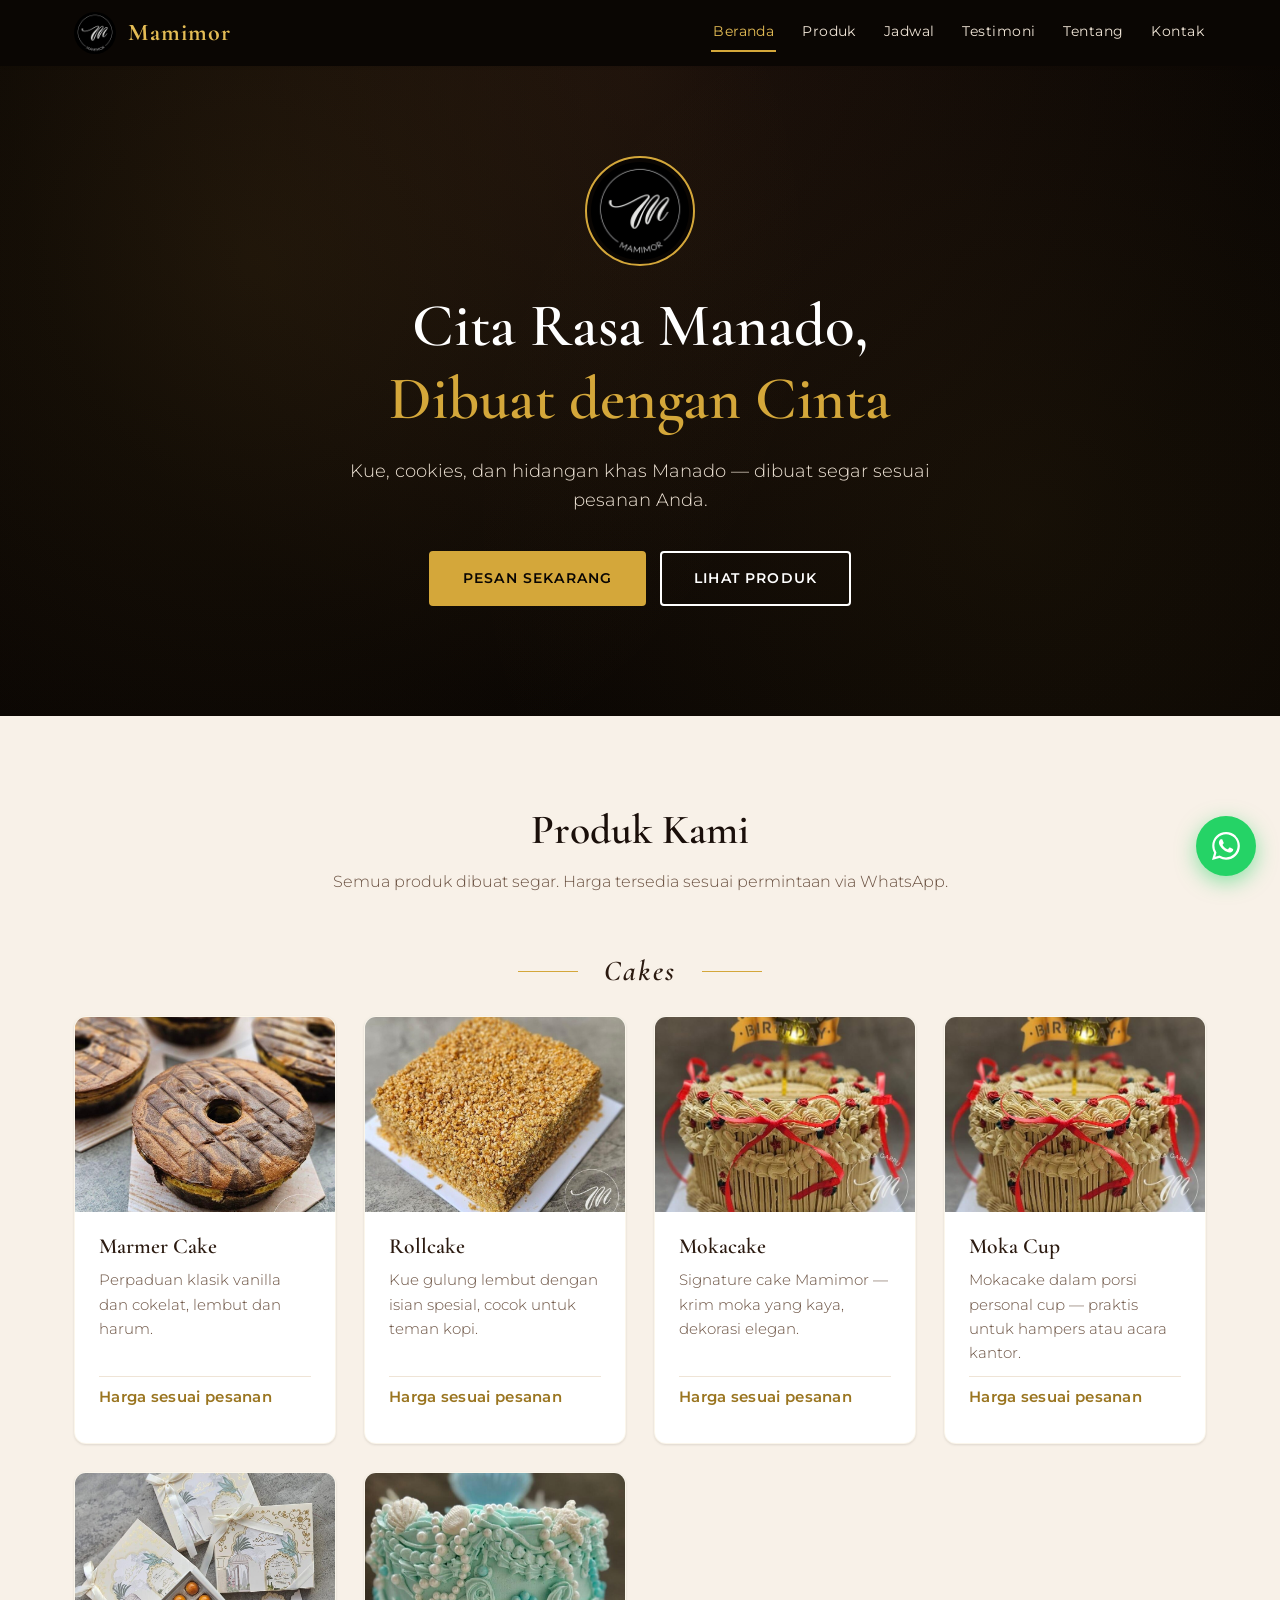
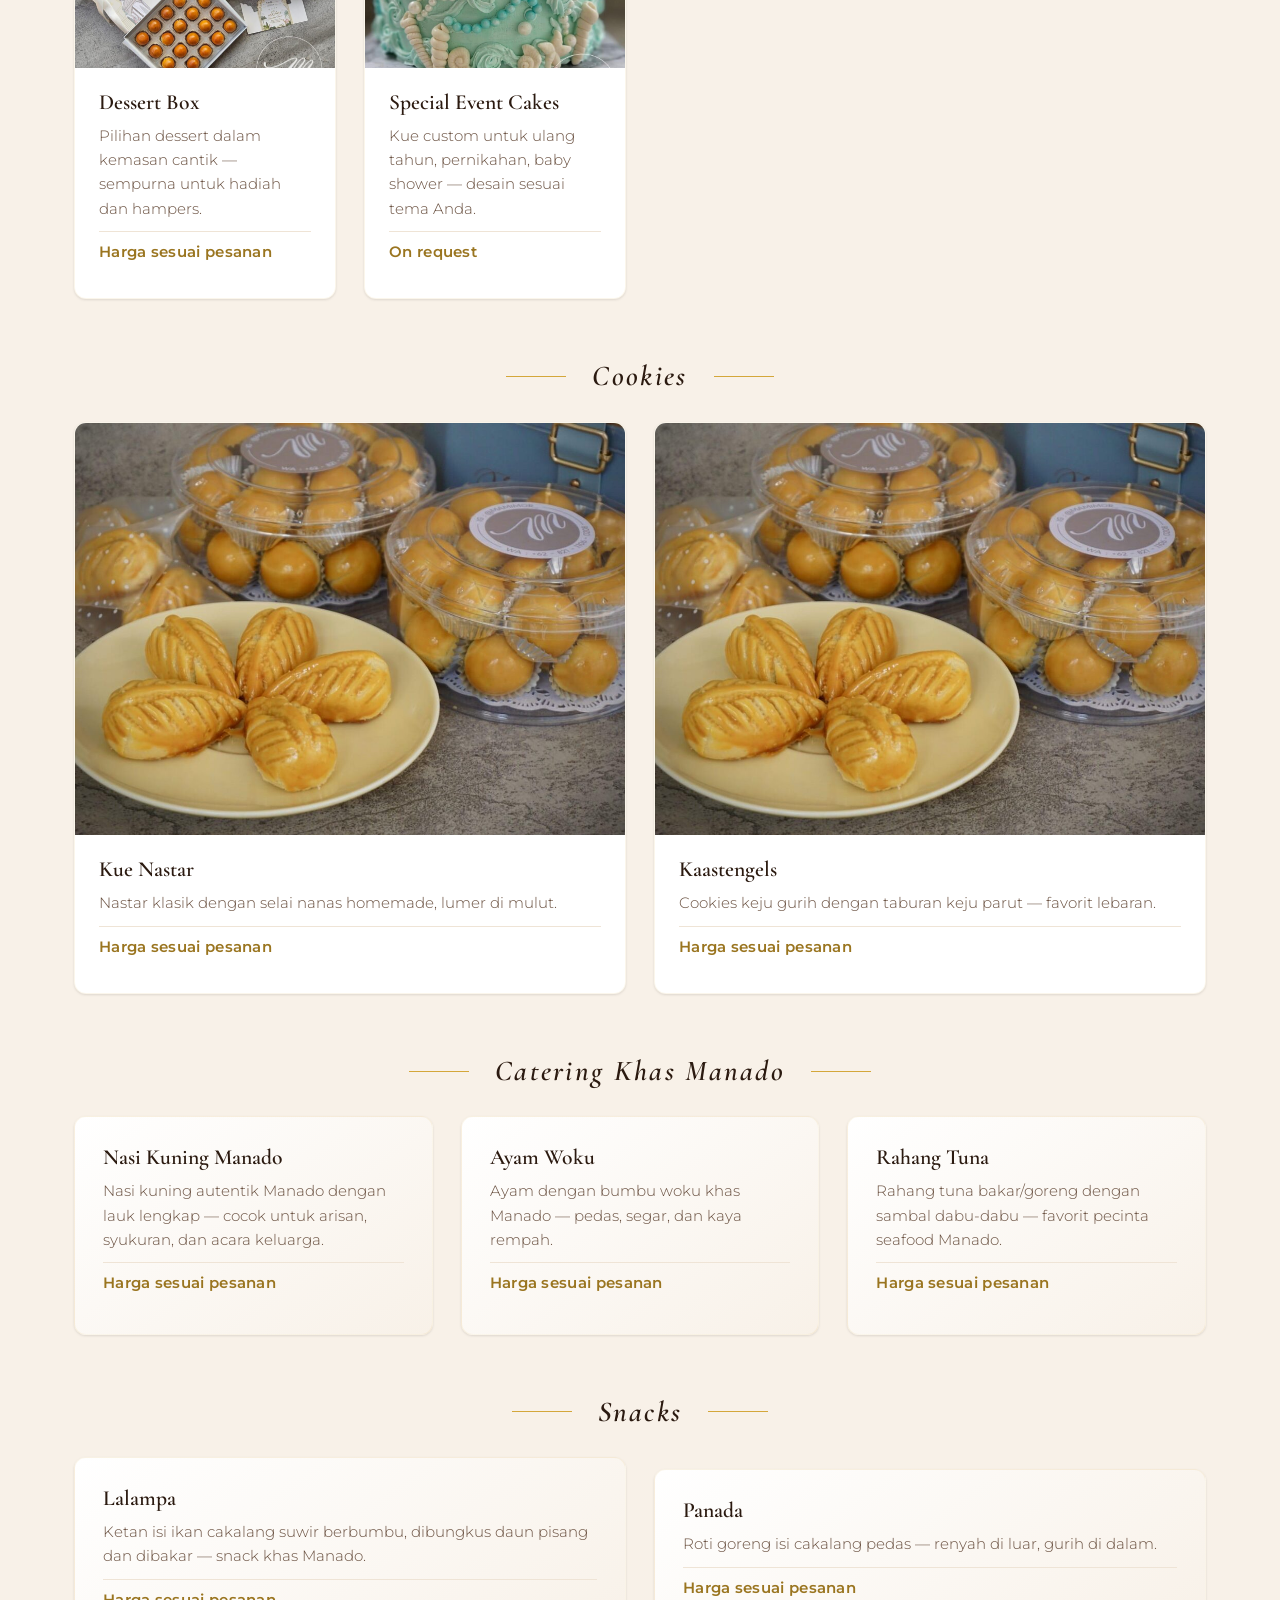
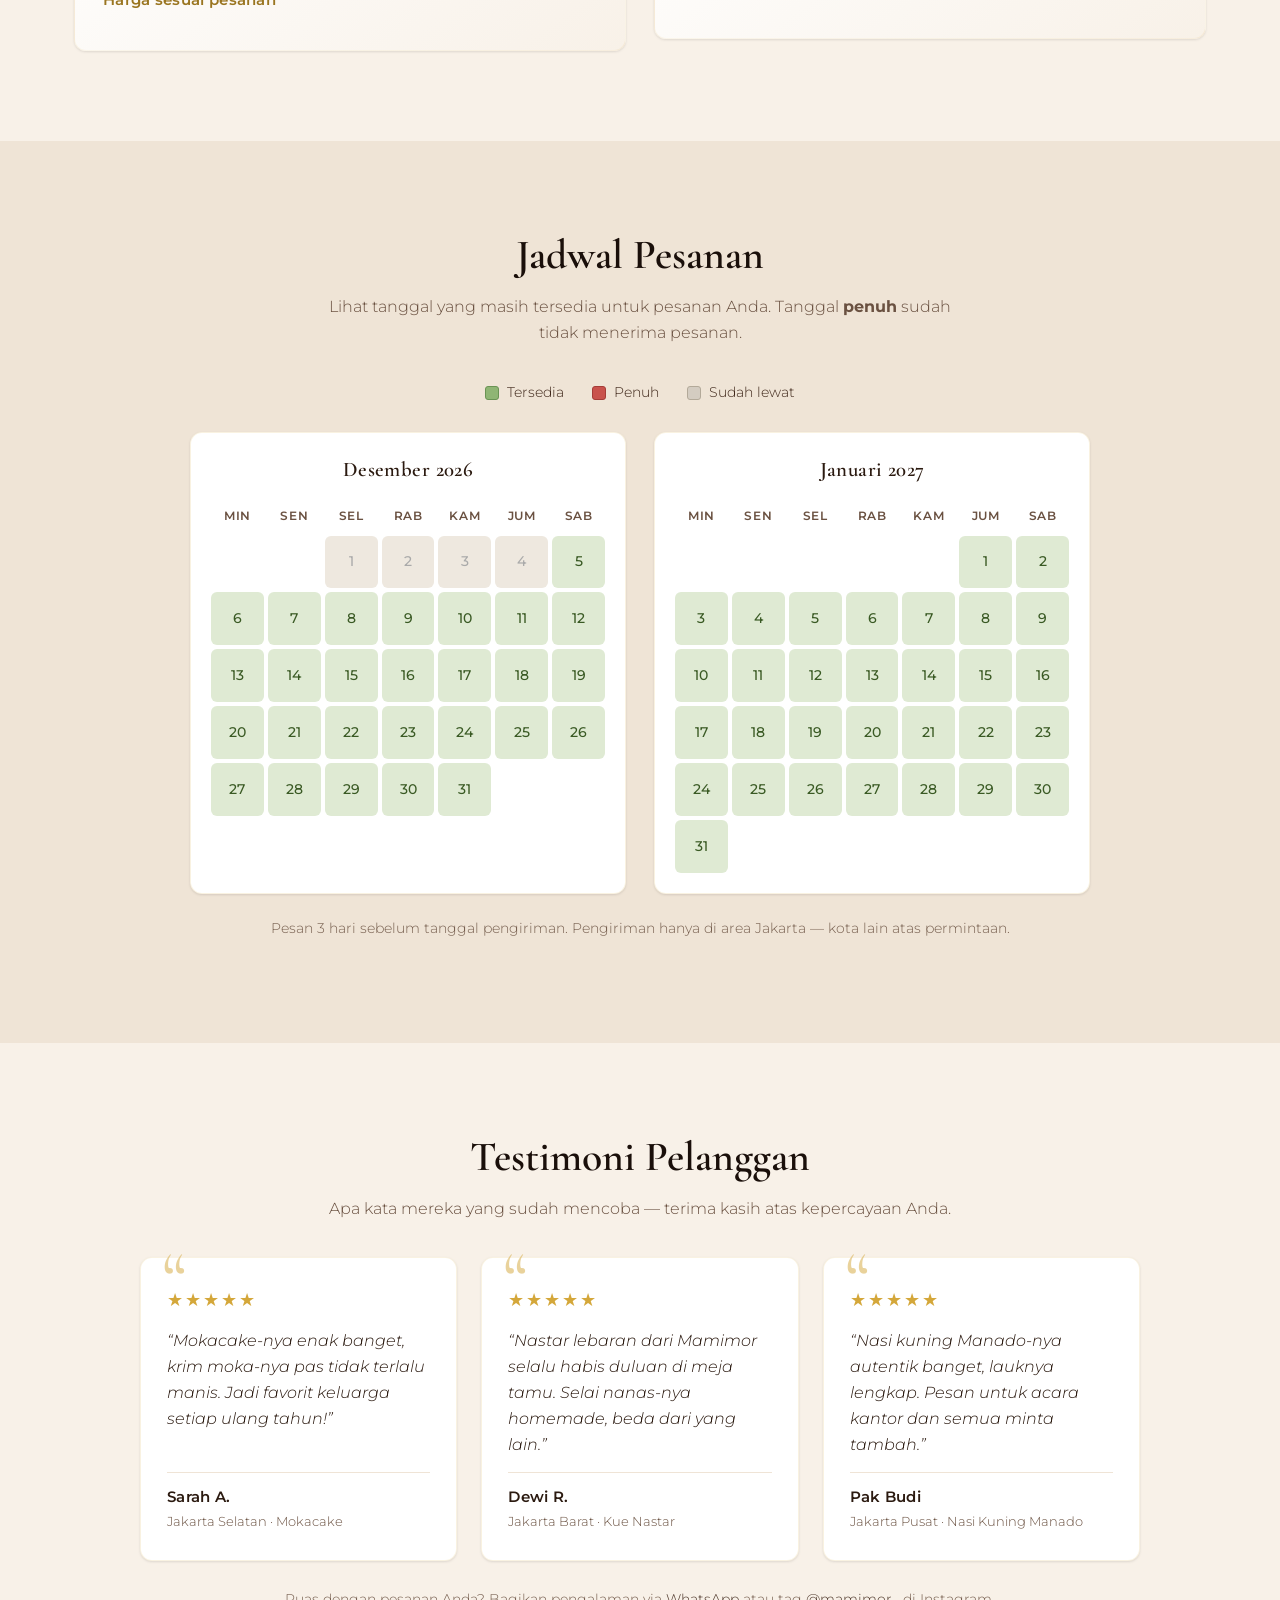
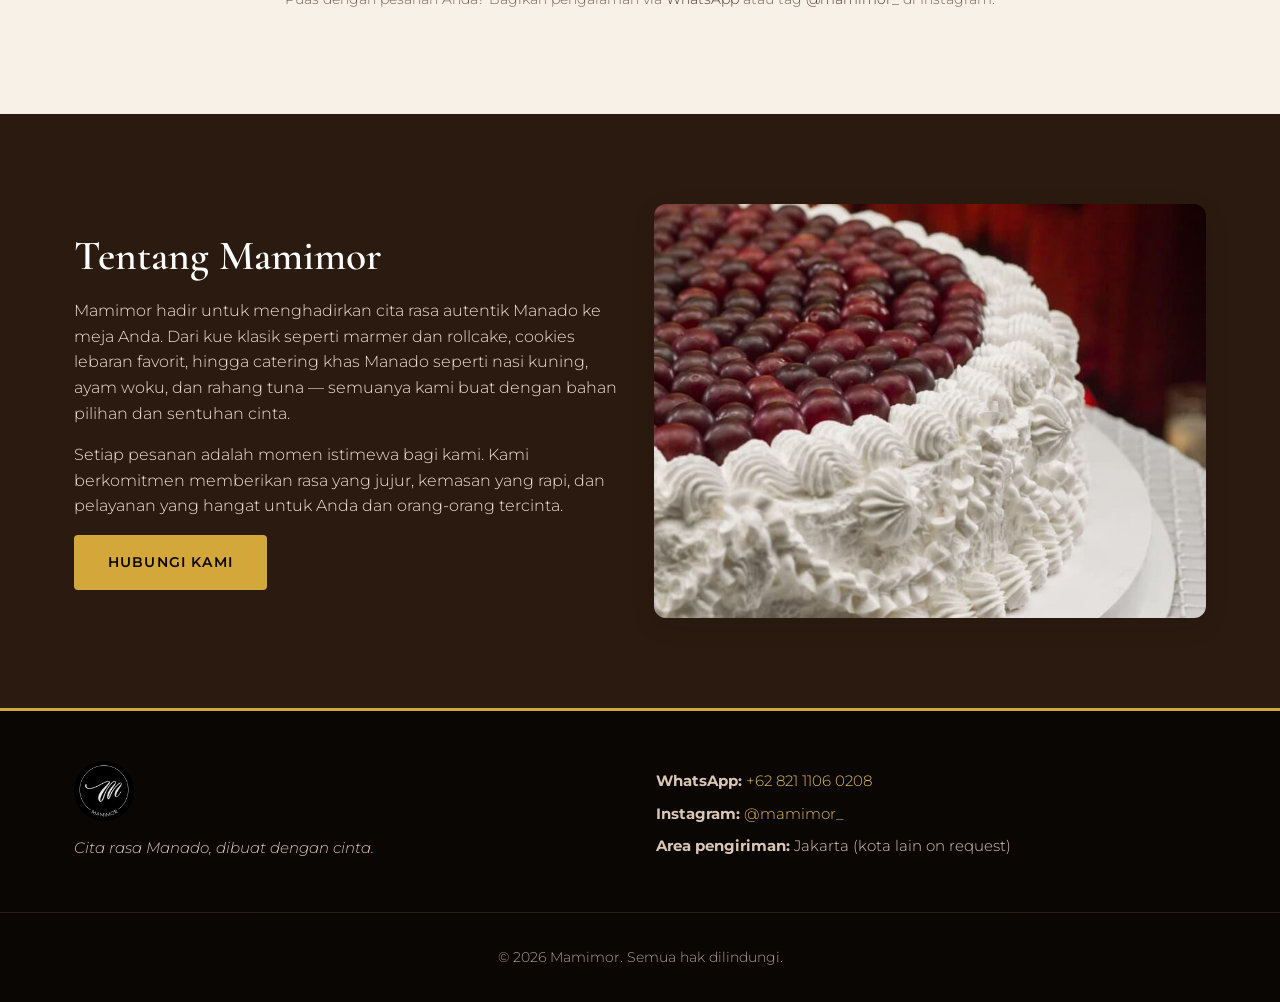
<file: index.html>
<!DOCTYPE html>
<html lang="id">
<head>
  <meta charset="UTF-8">
  <meta name="viewport" content="width=device-width, initial-scale=1.0">
  <title>Mamimor &mdash; Cita Rasa Manado Dibuat dengan Cinta</title>
  <meta name="description" content="Mamimor &mdash; kue, cookies, catering khas Manado. Pesan via WhatsApp.">
  <link rel="icon" type="image/png" href="assets/images/logo.png">
  <link rel="stylesheet" href="assets/style.css">
  <link rel="preconnect" href="https://fonts.googleapis.com">
  <link rel="preconnect" href="https://fonts.gstatic.com" crossorigin>
  <link href="https://fonts.googleapis.com/css2?family=Cormorant+Garamond:wght@400;600;700&family=Montserrat:wght@300;400;500;600&display=swap" rel="stylesheet">
</head>
<body>

  <!-- ============ NAVIGATION ============ -->
  <header class="site-header">
    <div class="container nav-wrap">
      <a href="index.html" class="brand">
        <img src="assets/images/logo.png" alt="Logo Mamimor">
        <span class="brand-name">Mamimor</span>
      </a>
      <nav class="main-nav">
        <a href="index.html" class="active">Beranda</a>
        <a href="#produk">Produk</a>
        <a href="#kalender">Jadwal</a>
        <a href="#testimoni">Testimoni</a>
        <a href="#tentang">Tentang</a>
        <a href="kontak.html">Kontak</a>
      </nav>
    </div>
  </header>

  <!-- ============ HERO ============ -->
  <section class="hero">
    <div class="container hero-inner">
      <img src="assets/images/logo.png" alt="" class="hero-logo">
      <h1>Cita Rasa Manado,<br><span class="gold">Dibuat dengan Cinta</span></h1>
      <p class="lead">Kue, cookies, dan hidangan khas Manado &mdash; dibuat segar sesuai pesanan Anda.</p>
      <div class="hero-cta">
        <a href="kontak.html" class="btn btn-primary">Pesan Sekarang</a>
        <a href="#produk" class="btn btn-outline">Lihat Produk</a>
      </div>
    </div>
  </section>

  <!-- ============ PRODUK ============ -->
  <section id="produk" class="section">
    <div class="container">
      <h2 class="section-title">Produk Kami</h2>
      <p class="section-sub">Semua produk dibuat segar. Harga tersedia sesuai permintaan via WhatsApp.</p>

      <!-- CAKES -->
      <h3 class="cat-title"><span>Cakes</span></h3>
      <div class="grid grid-3">
        <article class="card">
          <div class="card-img"><img src="assets/images/marmer-cake.jpg" alt="Marmer Cake"></div>
          <div class="card-body">
            <h3>Marmer Cake</h3>
            <p>Perpaduan klasik vanilla dan cokelat, lembut dan harum.</p>
            <p class="price">Harga sesuai pesanan</p>
          </div>
        </article>
        <article class="card">
          <div class="card-img"><img src="assets/images/rollcake.jpg" alt="Rollcake"></div>
          <div class="card-body">
            <h3>Rollcake</h3>
            <p>Kue gulung lembut dengan isian spesial, cocok untuk teman kopi.</p>
            <p class="price">Harga sesuai pesanan</p>
          </div>
        </article>
        <article class="card">
          <div class="card-img"><img src="assets/images/mokacake.jpg" alt="Mokacake"></div>
          <div class="card-body">
            <h3>Mokacake</h3>
            <p>Signature cake Mamimor &mdash; krim moka yang kaya, dekorasi elegan.</p>
            <p class="price">Harga sesuai pesanan</p>
          </div>
        </article>
        <article class="card">
          <div class="card-img"><img src="assets/images/mokacake.jpg" alt="Moka Cup"></div>
          <div class="card-body">
            <h3>Moka Cup</h3>
            <p>Mokacake dalam porsi personal cup &mdash; praktis untuk hampers atau acara kantor.</p>
            <p class="price">Harga sesuai pesanan</p>
          </div>
        </article>
        <article class="card">
          <div class="card-img"><img src="assets/images/dessert-box.jpg" alt="Dessert Box"></div>
          <div class="card-body">
            <h3>Dessert Box</h3>
            <p>Pilihan dessert dalam kemasan cantik &mdash; sempurna untuk hadiah dan hampers.</p>
            <p class="price">Harga sesuai pesanan</p>
          </div>
        </article>
        <article class="card">
          <div class="card-img"><img src="assets/images/special-cake.jpg" alt="Special Event Cake"></div>
          <div class="card-body">
            <h3>Special Event Cakes</h3>
            <p>Kue custom untuk ulang tahun, pernikahan, baby shower &mdash; desain sesuai tema Anda.</p>
            <p class="price">On request</p>
          </div>
        </article>
      </div>

      <!-- COOKIES -->
      <h3 class="cat-title"><span>Cookies</span></h3>
      <div class="grid grid-2">
        <article class="card">
          <div class="card-img"><img src="assets/images/cookies.jpg" alt="Kue Nastar"></div>
          <div class="card-body">
            <h3>Kue Nastar</h3>
            <p>Nastar klasik dengan selai nanas homemade, lumer di mulut.</p>
            <p class="price">Harga sesuai pesanan</p>
          </div>
        </article>
        <article class="card">
          <div class="card-img"><img src="assets/images/cookies.jpg" alt="Kaastengels"></div>
          <div class="card-body">
            <h3>Kaastengels</h3>
            <p>Cookies keju gurih dengan taburan keju parut &mdash; favorit lebaran.</p>
            <p class="price">Harga sesuai pesanan</p>
          </div>
        </article>
      </div>

      <!-- CATERING MANADO -->
      <h3 class="cat-title"><span>Catering Khas Manado</span></h3>
      <div class="grid grid-3">
        <article class="card card-text">
          <div class="card-body">
            <h3>Nasi Kuning Manado</h3>
            <p>Nasi kuning autentik Manado dengan lauk lengkap &mdash; cocok untuk arisan, syukuran, dan acara keluarga.</p>
            <p class="price">Harga sesuai pesanan</p>
          </div>
        </article>
        <article class="card card-text">
          <div class="card-body">
            <h3>Ayam Woku</h3>
            <p>Ayam dengan bumbu woku khas Manado &mdash; pedas, segar, dan kaya rempah.</p>
            <p class="price">Harga sesuai pesanan</p>
          </div>
        </article>
        <article class="card card-text">
          <div class="card-body">
            <h3>Rahang Tuna</h3>
            <p>Rahang tuna bakar/goreng dengan sambal dabu-dabu &mdash; favorit pecinta seafood Manado.</p>
            <p class="price">Harga sesuai pesanan</p>
          </div>
        </article>
      </div>

      <!-- SNACKS -->
      <h3 class="cat-title"><span>Snacks</span></h3>
      <div class="grid grid-2">
        <article class="card card-text">
          <div class="card-body">
            <h3>Lalampa</h3>
            <p>Ketan isi ikan cakalang suwir berbumbu, dibungkus daun pisang dan dibakar &mdash; snack khas Manado.</p>
            <p class="price">Harga sesuai pesanan</p>
          </div>
        </article>
        <article class="card card-text">
          <div class="card-body">
            <h3>Panada</h3>
            <p>Roti goreng isi cakalang pedas &mdash; renyah di luar, gurih di dalam.</p>
            <p class="price">Harga sesuai pesanan</p>
          </div>
        </article>
      </div>
    </div>
  </section>

  <!-- ============ KALENDER ============ -->
  <section id="kalender" class="section section-light">
    <div class="container">
      <h2 class="section-title">Jadwal Pesanan</h2>
      <p class="section-sub">Lihat tanggal yang masih tersedia untuk pesanan Anda. Tanggal <strong>penuh</strong> sudah tidak menerima pesanan.</p>

      <div class="calendar-legend">
        <span><span class="dot dot-free"></span> Tersedia</span>
        <span><span class="dot dot-full"></span> Penuh</span>
        <span><span class="dot dot-past"></span> Sudah lewat</span>
      </div>

      <div id="calendar" class="calendar-wrap"></div>

      <p class="small center muted">Pesan 3 hari sebelum tanggal pengiriman. Pengiriman hanya di area Jakarta &mdash; kota lain atas permintaan.</p>
    </div>
  </section>

  <!-- ============ TESTIMONI ============ -->
  <section id="testimoni" class="section">
    <div class="container">
      <h2 class="section-title">Testimoni Pelanggan</h2>
      <p class="section-sub">Apa kata mereka yang sudah mencoba &mdash; terima kasih atas kepercayaan Anda.</p>

      <div id="testimoni-list" class="testimoni-grid"></div>

      <p class="small center muted" style="margin-top:28px">
        Puas dengan pesanan Anda? Bagikan pengalaman via
        <a href="https://wa.me/6282111060208?text=Halo%20Mamimor%2C%20saya%20ingin%20memberi%20testimoni" target="_blank" rel="noopener">WhatsApp</a>
        atau tag <a href="https://instagram.com/mamimor_" target="_blank" rel="noopener">@mamimor_</a> di Instagram.
      </p>
    </div>
  </section>

  <!-- ============ TENTANG ============ -->
  <section id="tentang" class="section section-dark">
    <div class="container grid grid-2">
      <div>
        <h2 class="section-title">Tentang Mamimor</h2>
        <p>Mamimor hadir untuk menghadirkan cita rasa autentik Manado ke meja Anda. Dari kue klasik seperti marmer dan rollcake, cookies lebaran favorit, hingga catering khas Manado seperti nasi kuning, ayam woku, dan rahang tuna &mdash; semuanya kami buat dengan bahan pilihan dan sentuhan cinta.</p>
        <p>Setiap pesanan adalah momen istimewa bagi kami. Kami berkomitmen memberikan rasa yang jujur, kemasan yang rapi, dan pelayanan yang hangat untuk Anda dan orang-orang tercinta.</p>
        <a href="kontak.html" class="btn btn-primary">Hubungi Kami</a>
      </div>
      <div class="about-img">
        <img src="assets/images/dessert-cherry.jpg" alt="Mamimor cake">
      </div>
    </div>
  </section>

  <!-- ============ FLOATING WHATSAPP ============ -->
  <a href="https://wa.me/6282111060208?text=Halo%20Mamimor%2C%20saya%20tertarik%20untuk%20memesan"
     class="wa-float" target="_blank" rel="noopener" aria-label="Chat WhatsApp">
    <svg viewBox="0 0 24 24" width="28" height="28" fill="currentColor" aria-hidden="true">
      <path d="M20.52 3.48A11.9 11.9 0 0012.04 0C5.5 0 .2 5.3.2 11.84c0 2.09.55 4.13 1.6 5.93L0 24l6.37-1.67a11.83 11.83 0 005.67 1.44h.01c6.54 0 11.84-5.3 11.84-11.84 0-3.16-1.23-6.13-3.47-8.37zM12.04 21.8h-.01a9.95 9.95 0 01-5.07-1.39l-.36-.21-3.78.99 1.01-3.69-.24-.38a9.94 9.94 0 01-1.53-5.28c0-5.48 4.46-9.94 9.95-9.94 2.66 0 5.15 1.04 7.03 2.92a9.88 9.88 0 012.91 7.03c0 5.49-4.46 9.95-9.91 9.95zm5.46-7.44c-.3-.15-1.77-.87-2.04-.97-.28-.1-.48-.15-.68.15-.2.3-.78.97-.95 1.17-.18.2-.35.22-.65.07-.3-.15-1.26-.47-2.4-1.48-.89-.79-1.49-1.77-1.66-2.07-.17-.3-.02-.46.13-.61.14-.14.3-.35.45-.52.15-.17.2-.3.3-.5.1-.2.05-.37-.02-.52-.08-.15-.68-1.64-.93-2.24-.24-.59-.49-.51-.68-.52l-.58-.01c-.2 0-.52.07-.8.37s-1.05 1.03-1.05 2.5 1.08 2.9 1.23 3.1c.15.2 2.12 3.24 5.14 4.54.72.31 1.28.5 1.72.63.72.23 1.38.2 1.9.12.58-.09 1.77-.72 2.02-1.42.25-.7.25-1.3.18-1.42-.07-.12-.27-.2-.57-.35z"/>
    </svg>
  </a>

  <!-- ============ FOOTER ============ -->
  <footer class="site-footer">
    <div class="container footer-inner">
      <div class="footer-brand">
        <img src="assets/images/logo.png" alt="Mamimor" class="footer-logo">
        <p>Cita rasa Manado, dibuat dengan cinta.</p>
      </div>
      <div class="footer-contact">
        <p><strong>WhatsApp:</strong> <a href="https://wa.me/6282111060208" target="_blank" rel="noopener">+62 821 1106 0208</a></p>
        <p><strong>Instagram:</strong> <a href="https://instagram.com/mamimor_" target="_blank" rel="noopener">@mamimor_</a></p>
        <p><strong>Area pengiriman:</strong> Jakarta (kota lain on request)</p>
      </div>
    </div>
    <div class="footer-bottom">
      <p>&copy; <span id="year"></span> Mamimor. Semua hak dilindungi.</p>
    </div>
  </footer>

  <script src="assets/kalender-data.js"></script>
  <script src="assets/calendar.js"></script>
  <script src="assets/testimoni-data.js"></script>
  <script src="assets/testimoni.js"></script>
  <script>document.getElementById('year').textContent = new Date().getFullYear();</script>
</body>
</html>
</file>
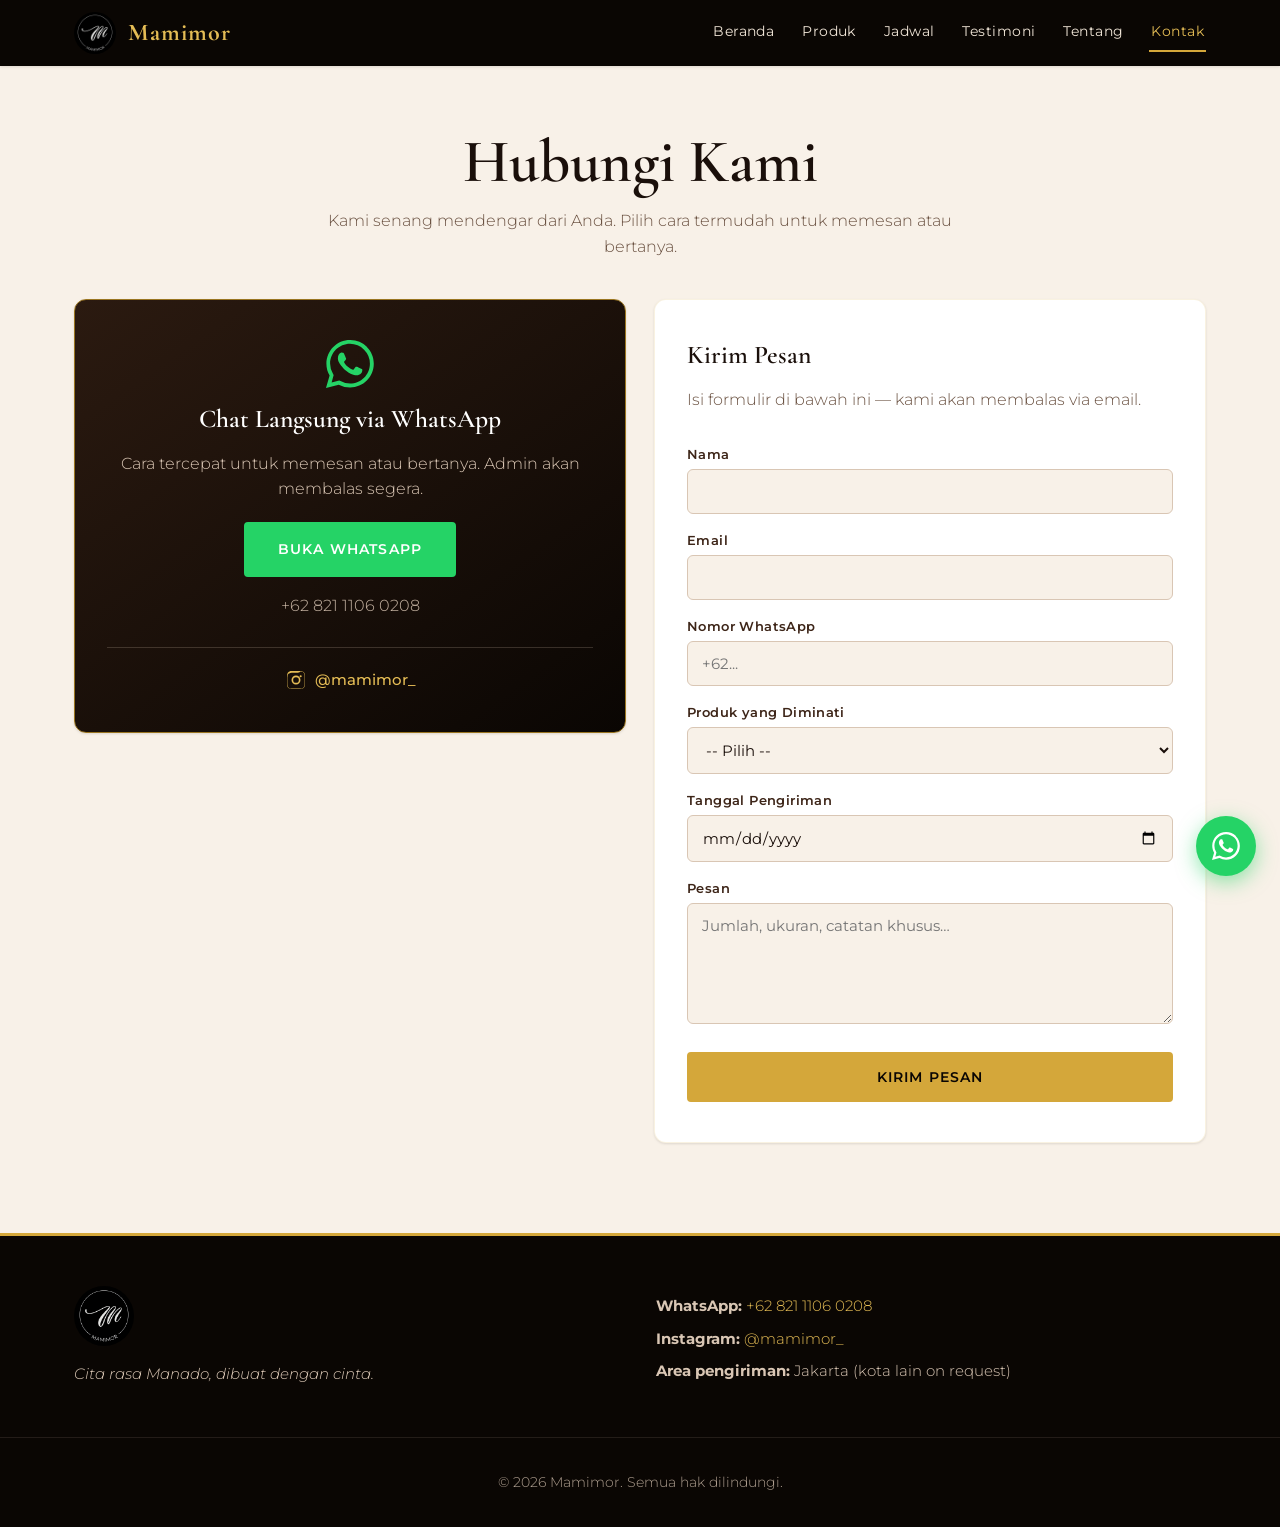
<file: kontak.html>
<!DOCTYPE html>
<html lang="id">
<head>
  <meta charset="UTF-8">
  <meta name="viewport" content="width=device-width, initial-scale=1.0">
  <title>Kontak &mdash; Mamimor</title>
  <meta name="description" content="Hubungi Mamimor via WhatsApp atau formulir pesan.">
  <link rel="icon" type="image/png" href="assets/images/logo.png">
  <link rel="stylesheet" href="assets/style.css">
  <link rel="preconnect" href="https://fonts.googleapis.com">
  <link rel="preconnect" href="https://fonts.gstatic.com" crossorigin>
  <link href="https://fonts.googleapis.com/css2?family=Cormorant+Garamond:wght@400;600;700&family=Montserrat:wght@300;400;500;600&display=swap" rel="stylesheet">
</head>
<body>

  <header class="site-header">
    <div class="container nav-wrap">
      <a href="index.html" class="brand">
        <img src="assets/images/logo.png" alt="Logo Mamimor">
        <span class="brand-name">Mamimor</span>
      </a>
      <nav class="main-nav">
        <a href="index.html">Beranda</a>
        <a href="index.html#produk">Produk</a>
        <a href="index.html#kalender">Jadwal</a>
        <a href="index.html#testimoni">Testimoni</a>
        <a href="index.html#tentang">Tentang</a>
        <a href="kontak.html" class="active">Kontak</a>
      </nav>
    </div>
  </header>

  <section class="section section-top">
    <div class="container">
      <h1 class="page-title">Hubungi Kami</h1>
      <p class="section-sub">Kami senang mendengar dari Anda. Pilih cara termudah untuk memesan atau bertanya.</p>

      <div class="grid grid-2 contact-grid">

        <!-- WhatsApp Card -->
        <div class="contact-card wa-card">
          <div class="wa-icon">
            <svg viewBox="0 0 24 24" width="48" height="48" fill="currentColor" aria-hidden="true">
              <path d="M20.52 3.48A11.9 11.9 0 0012.04 0C5.5 0 .2 5.3.2 11.84c0 2.09.55 4.13 1.6 5.93L0 24l6.37-1.67a11.83 11.83 0 005.67 1.44h.01c6.54 0 11.84-5.3 11.84-11.84 0-3.16-1.23-6.13-3.47-8.37zM12.04 21.8h-.01a9.95 9.95 0 01-5.07-1.39l-.36-.21-3.78.99 1.01-3.69-.24-.38a9.94 9.94 0 01-1.53-5.28c0-5.48 4.46-9.94 9.95-9.94 2.66 0 5.15 1.04 7.03 2.92a9.88 9.88 0 012.91 7.03c0 5.49-4.46 9.95-9.91 9.95zm5.46-7.44c-.3-.15-1.77-.87-2.04-.97-.28-.1-.48-.15-.68.15-.2.3-.78.97-.95 1.17-.18.2-.35.22-.65.07-.3-.15-1.26-.47-2.4-1.48-.89-.79-1.49-1.77-1.66-2.07-.17-.3-.02-.46.13-.61.14-.14.3-.35.45-.52.15-.17.2-.3.3-.5.1-.2.05-.37-.02-.52-.08-.15-.68-1.64-.93-2.24-.24-.59-.49-.51-.68-.52l-.58-.01c-.2 0-.52.07-.8.37s-1.05 1.03-1.05 2.5 1.08 2.9 1.23 3.1c.15.2 2.12 3.24 5.14 4.54.72.31 1.28.5 1.72.63.72.23 1.38.2 1.9.12.58-.09 1.77-.72 2.02-1.42.25-.7.25-1.3.18-1.42-.07-.12-.27-.2-.57-.35z"/>
            </svg>
          </div>
          <h2>Chat Langsung via WhatsApp</h2>
          <p>Cara tercepat untuk memesan atau bertanya. Admin akan membalas segera.</p>
          <a href="https://wa.me/6282111060208?text=Halo%20Mamimor%2C%20saya%20tertarik%20untuk%20memesan"
             class="btn btn-wa" target="_blank" rel="noopener">
             Buka WhatsApp
          </a>
          <p class="small muted">+62 821 1106 0208</p>

          <div class="social-links">
            <a href="https://instagram.com/mamimor_" target="_blank" rel="noopener" aria-label="Instagram Mamimor">
              <svg viewBox="0 0 24 24" width="22" height="22" fill="currentColor" aria-hidden="true">
                <path d="M12 2.2c3.2 0 3.6 0 4.8.1 1.2.1 1.8.2 2.2.4.6.2 1 .5 1.4.9.4.4.7.8.9 1.4.2.4.4 1 .4 2.2.1 1.2.1 1.6.1 4.8s0 3.6-.1 4.8c-.1 1.2-.2 1.8-.4 2.2-.2.6-.5 1-.9 1.4-.4.4-.8.7-1.4.9-.4.2-1 .4-2.2.4-1.2.1-1.6.1-4.8.1s-3.6 0-4.8-.1c-1.2-.1-1.8-.2-2.2-.4-.6-.2-1-.5-1.4-.9-.4-.4-.7-.8-.9-1.4-.2-.4-.4-1-.4-2.2C2.2 15.6 2.2 15.2 2.2 12s0-3.6.1-4.8c.1-1.2.2-1.8.4-2.2.2-.6.5-1 .9-1.4.4-.4.8-.7 1.4-.9.4-.2 1-.4 2.2-.4C8.4 2.2 8.8 2.2 12 2.2zm0 1.8c-3.2 0-3.5 0-4.7.1-1.1.1-1.7.2-2.1.4-.5.2-.9.4-1.3.8-.4.4-.6.8-.8 1.3-.2.4-.3 1-.4 2.1C2.6 8.5 2.6 8.8 2.6 12s0 3.5.1 4.7c.1 1.1.2 1.7.4 2.1.2.5.4.9.8 1.3.4.4.8.6 1.3.8.4.2 1 .3 2.1.4 1.2.1 1.5.1 4.7.1s3.5 0 4.7-.1c1.1-.1 1.7-.2 2.1-.4.5-.2.9-.4 1.3-.8.4-.4.6-.8.8-1.3.2-.4.3-1 .4-2.1.1-1.2.1-1.5.1-4.7s0-3.5-.1-4.7c-.1-1.1-.2-1.7-.4-2.1-.2-.5-.4-.9-.8-1.3-.4-.4-.8-.6-1.3-.8-.4-.2-1-.3-2.1-.4C15.5 4 15.2 4 12 4zm0 3.1a4.9 4.9 0 110 9.8 4.9 4.9 0 010-9.8zm0 1.8a3.1 3.1 0 100 6.2 3.1 3.1 0 000-6.2zm5.1-2.1a1.15 1.15 0 110 2.3 1.15 1.15 0 010-2.3z"/>
              </svg>
              @mamimor_
            </a>
          </div>
        </div>

        <!-- Form Card -->
        <div class="contact-card">
          <h2>Kirim Pesan</h2>
          <p>Isi formulir di bawah ini &mdash; kami akan membalas via email.</p>

          <!--
            CATATAN: Ganti "YOUR_FORM_ID" dengan ID dari Formspree (formspree.io)
            setelah mendaftar gratis. GitHub Pages tidak memproses formulir sendiri.
          -->
          <form action="https://formspree.io/f/moejroop" method="POST" class="contact-form">
            <label for="nama">Nama</label>
            <input type="text" id="nama" name="nama" required>

            <label for="email">Email</label>
            <input type="email" id="email" name="email" required>

            <label for="telp">Nomor WhatsApp</label>
            <input type="tel" id="telp" name="telepon" placeholder="+62...">

            <label for="produk">Produk yang Diminati</label>
            <select id="produk" name="produk">
              <option value="">-- Pilih --</option>
              <optgroup label="Cakes">
                <option>Marmer Cake</option>
                <option>Rollcake</option>
                <option>Mokacake</option>
                <option>Moka Cup</option>
                <option>Dessert Box</option>
                <option>Special Event Cake</option>
              </optgroup>
              <optgroup label="Cookies">
                <option>Kue Nastar</option>
                <option>Kaastengels</option>
              </optgroup>
              <optgroup label="Catering Manado">
                <option>Nasi Kuning Manado</option>
                <option>Ayam Woku</option>
                <option>Rahang Tuna</option>
              </optgroup>
              <optgroup label="Snacks">
                <option>Lalampa</option>
                <option>Panada</option>
              </optgroup>
              <option>Lainnya</option>
            </select>

            <label for="tanggal">Tanggal Pengiriman</label>
            <input type="date" id="tanggal" name="tanggal_pengiriman">

            <label for="pesan">Pesan</label>
            <textarea id="pesan" name="pesan" rows="5" required placeholder="Jumlah, ukuran, catatan khusus&hellip;"></textarea>

            <button type="submit" class="btn btn-primary btn-block">Kirim Pesan</button>
          </form>
        </div>

      </div>
    </div>
  </section>

  <a href="https://wa.me/6282111060208?text=Halo%20Mamimor%2C%20saya%20tertarik%20untuk%20memesan"
     class="wa-float" target="_blank" rel="noopener" aria-label="Chat WhatsApp">
    <svg viewBox="0 0 24 24" width="28" height="28" fill="currentColor" aria-hidden="true">
      <path d="M20.52 3.48A11.9 11.9 0 0012.04 0C5.5 0 .2 5.3.2 11.84c0 2.09.55 4.13 1.6 5.93L0 24l6.37-1.67a11.83 11.83 0 005.67 1.44h.01c6.54 0 11.84-5.3 11.84-11.84 0-3.16-1.23-6.13-3.47-8.37zM12.04 21.8h-.01a9.95 9.95 0 01-5.07-1.39l-.36-.21-3.78.99 1.01-3.69-.24-.38a9.94 9.94 0 01-1.53-5.28c0-5.48 4.46-9.94 9.95-9.94 2.66 0 5.15 1.04 7.03 2.92a9.88 9.88 0 012.91 7.03c0 5.49-4.46 9.95-9.91 9.95zm5.46-7.44c-.3-.15-1.77-.87-2.04-.97-.28-.1-.48-.15-.68.15-.2.3-.78.97-.95 1.17-.18.2-.35.22-.65.07-.3-.15-1.26-.47-2.4-1.48-.89-.79-1.49-1.77-1.66-2.07-.17-.3-.02-.46.13-.61.14-.14.3-.35.45-.52.15-.17.2-.3.3-.5.1-.2.05-.37-.02-.52-.08-.15-.68-1.64-.93-2.24-.24-.59-.49-.51-.68-.52l-.58-.01c-.2 0-.52.07-.8.37s-1.05 1.03-1.05 2.5 1.08 2.9 1.23 3.1c.15.2 2.12 3.24 5.14 4.54.72.31 1.28.5 1.72.63.72.23 1.38.2 1.9.12.58-.09 1.77-.72 2.02-1.42.25-.7.25-1.3.18-1.42-.07-.12-.27-.2-.57-.35z"/>
    </svg>
  </a>

  <footer class="site-footer">
    <div class="container footer-inner">
      <div class="footer-brand">
        <img src="assets/images/logo.png" alt="Mamimor" class="footer-logo">
        <p>Cita rasa Manado, dibuat dengan cinta.</p>
      </div>
      <div class="footer-contact">
        <p><strong>WhatsApp:</strong> <a href="https://wa.me/6282111060208" target="_blank" rel="noopener">+62 821 1106 0208</a></p>
        <p><strong>Instagram:</strong> <a href="https://instagram.com/mamimor_" target="_blank" rel="noopener">@mamimor_</a></p>
        <p><strong>Area pengiriman:</strong> Jakarta (kota lain on request)</p>
      </div>
    </div>
    <div class="footer-bottom">
      <p>&copy; <span id="year"></span> Mamimor. Semua hak dilindungi.</p>
    </div>
  </footer>

  <script>document.getElementById('year').textContent = new Date().getFullYear();</script>
</body>
</html>
</file>
<file: assets/style.css>
/* ============================================
   MAMIMOR — Kue Rumahan & Catering Manado
   Farben: Mocha · Gold · Schwarz
   ============================================ */

:root{
  --mocha-900:#1a0f0a;
  --mocha-800:#2b1a10;
  --mocha-700:#3d2518;
  --mocha-600:#5a3721;
  --mocha-500:#7a4a2e;
  --mocha-200:#d9c6b4;
  --mocha-100:#efe4d6;
  --mocha-50:#f8f1e8;

  --gold-700:#9a7520;
  --gold-600:#b8902c;
  --gold-500:#d4a73a;
  --gold-400:#e4bc55;
  --gold-300:#eccf78;

  --black:#0a0603;
  --white:#ffffff;

  --text:var(--mocha-900);
  --text-muted:#6a5141;
  --bg:var(--mocha-50);

  --radius:12px;
  --max:1180px;
  --shadow-sm:0 1px 3px rgba(26,15,10,.08), 0 1px 2px rgba(26,15,10,.04);
  --shadow:0 8px 24px rgba(26,15,10,.12);
  --shadow-lg:0 20px 50px rgba(26,15,10,.18);

  --font-head:'Cormorant Garamond', Georgia, serif;
  --font-body:'Montserrat', -apple-system, BlinkMacSystemFont, sans-serif;
}

*,*::before,*::after{box-sizing:border-box}
html{scroll-behavior:smooth}
body{
  margin:0;
  font-family:var(--font-body);
  color:var(--text);
  background:var(--bg);
  line-height:1.6;
  font-weight:300;
}

img{max-width:100%;display:block;height:auto}
a{color:var(--mocha-700);text-decoration:none}
a:hover{color:var(--gold-600)}

.container{max-width:var(--max);margin:0 auto;padding:0 24px}
.center{text-align:center}

h1,h2,h3{font-family:var(--font-head);font-weight:600;line-height:1.2;color:var(--mocha-900);margin:0 0 .5em}
h1{font-size:clamp(2.4rem,5vw,3.8rem)}
h2{font-size:clamp(1.8rem,3.5vw,2.6rem)}
h3{font-size:1.35rem}
.gold{color:var(--gold-500)}

/* ============ HEADER ============ */
.site-header{
  background:var(--black);
  position:sticky;top:0;z-index:50;
  box-shadow:var(--shadow-sm);
}
.nav-wrap{
  display:flex;align-items:center;justify-content:space-between;
  padding:12px 24px;gap:16px;
}
.brand{display:flex;align-items:center;gap:12px;color:var(--white)}
.brand:hover{color:var(--gold-400)}
.brand img{height:42px;width:42px;border-radius:50%;object-fit:cover;background:var(--black)}
.brand-name{
  font-family:var(--font-head);
  font-size:1.5rem;font-weight:700;
  letter-spacing:.04em;color:var(--gold-400);
}
.main-nav{display:flex;gap:24px;align-items:center;flex-wrap:wrap}
.main-nav a{
  color:var(--mocha-100);font-size:.9rem;
  font-weight:400;letter-spacing:.03em;
  padding:6px 2px;border-bottom:2px solid transparent;
  transition:all .2s ease;
}
.main-nav a:hover,.main-nav a.active{color:var(--gold-400);border-bottom-color:var(--gold-500)}

/* ============ HERO ============ */
.hero{
  background:
    radial-gradient(ellipse at top,rgba(26,15,10,.6) 0%,rgba(10,6,3,.95) 70%),
    linear-gradient(145deg,var(--mocha-800) 0%,var(--black) 100%);
  color:var(--white);
  padding:90px 0 110px;
  text-align:center;
  position:relative;
  overflow:hidden;
}
.hero::before{
  content:'';position:absolute;inset:0;
  background:radial-gradient(circle at 20% 30%,rgba(212,167,58,.08) 0%,transparent 50%),
             radial-gradient(circle at 80% 70%,rgba(212,167,58,.06) 0%,transparent 50%);
  pointer-events:none;
}
.hero-inner{position:relative;z-index:1}
.hero-logo{
  width:110px;height:110px;margin:0 auto 24px;
  border-radius:50%;object-fit:cover;
  border:2px solid var(--gold-500);
  padding:4px;background:var(--black);
}
.hero h1{color:var(--white);margin-bottom:20px}
.hero .lead{
  font-size:1.15rem;
  max-width:620px;margin:0 auto 36px;
  color:var(--mocha-100);
  font-weight:300;
}
.hero-cta{display:flex;gap:14px;justify-content:center;flex-wrap:wrap}

/* ============ BUTTONS ============ */
.btn{
  display:inline-block;
  padding:14px 32px;
  font-family:var(--font-body);font-size:.9rem;font-weight:600;
  letter-spacing:.08em;text-transform:uppercase;
  border-radius:4px;border:2px solid transparent;cursor:pointer;
  transition:all .25s ease;text-align:center;
}
.btn-primary{background:var(--gold-500);color:var(--black);border-color:var(--gold-500)}
.btn-primary:hover{background:var(--gold-600);border-color:var(--gold-600);color:var(--white);transform:translateY(-2px);box-shadow:var(--shadow)}
.btn-outline{background:transparent;color:var(--white);border-color:var(--white)}
.btn-outline:hover{background:var(--white);color:var(--mocha-800)}
.btn-wa{background:#25d366;color:var(--white);border-color:#25d366}
.btn-wa:hover{background:#1ebe5a;border-color:#1ebe5a;color:var(--white)}
.btn-block{display:block;width:100%}

/* ============ SECTIONS ============ */
.section{padding:90px 0}
.section-top{padding-top:60px}
.section-light{background:var(--mocha-100)}
.section-dark{background:var(--mocha-800);color:var(--mocha-100)}
.section-dark h1,.section-dark h2,.section-dark h3{color:var(--white)}
.section-dark a:not(.btn){color:var(--gold-400)}
.section-title{text-align:center;margin-bottom:12px}
.section-dark .section-title{text-align:left}
.section-sub{text-align:center;color:var(--text-muted);max-width:640px;margin:0 auto 36px;font-size:1.02rem}
.page-title{text-align:center;margin-bottom:8px}

/* Kategorie-Überschrift mit goldener Linie */
.cat-title{
  text-align:center;margin:60px 0 28px;
  font-size:1.8rem;color:var(--mocha-800);
  position:relative;display:flex;align-items:center;justify-content:center;gap:18px;
}
.cat-title::before,.cat-title::after{
  content:'';flex:0 0 60px;height:1px;background:var(--gold-500);
}
.cat-title span{
  padding:0 8px;letter-spacing:.08em;
  font-style:italic;
}

/* ============ GRID ============ */
.grid{display:grid;gap:28px}
.grid-2{grid-template-columns:repeat(auto-fit,minmax(300px,1fr));align-items:center}
.grid-3{grid-template-columns:repeat(auto-fit,minmax(260px,1fr))}

/* ============ PRODUCT CARDS ============ */
.card{
  background:var(--white);
  border-radius:var(--radius);
  overflow:hidden;
  box-shadow:var(--shadow-sm);
  transition:transform .3s ease,box-shadow .3s ease;
  display:flex;flex-direction:column;
  border:1px solid rgba(212,167,58,.1);
}
.card:hover{transform:translateY(-6px);box-shadow:var(--shadow-lg);border-color:rgba(212,167,58,.3)}
.card-img{aspect-ratio:4/3;overflow:hidden;background:var(--mocha-100)}
.card-img img{width:100%;height:100%;object-fit:cover;transition:transform .5s ease}
.card:hover .card-img img{transform:scale(1.05)}
.card-body{padding:22px 24px 24px;flex:1;display:flex;flex-direction:column}
.card-body h3{margin-bottom:8px;color:var(--mocha-800)}
.card-body p{margin:0 0 10px;color:var(--text-muted);font-size:.95rem}
.price{
  margin-top:auto !important;padding-top:8px;
  color:var(--gold-700) !important;
  font-weight:600;font-size:.95rem !important;
  font-family:var(--font-body);
  letter-spacing:.02em;
  border-top:1px solid var(--mocha-100);
}
.card-text .card-body{padding:28px 28px 28px}
.card-text{background:linear-gradient(145deg,#fff 0%,var(--mocha-50) 100%)}

/* ============ CALENDAR ============ */
.calendar-legend{
  display:flex;justify-content:center;gap:28px;flex-wrap:wrap;
  margin-bottom:28px;font-size:.9rem;color:var(--mocha-700);
}
.calendar-legend span{display:inline-flex;align-items:center;gap:8px}
.dot{display:inline-block;width:14px;height:14px;border-radius:3px}
.dot-free{background:#8fb574;border:1px solid #6a9354}
.dot-full{background:#c9524c;border:1px solid #a53c37}
.dot-past{background:#d4ccc1;border:1px solid #b3a999}

.calendar-wrap{
  display:grid;gap:28px;
  grid-template-columns:repeat(auto-fit,minmax(300px,1fr));
  max-width:900px;margin:0 auto 24px;
}
.cal-month{
  background:var(--white);border-radius:var(--radius);
  padding:20px;box-shadow:var(--shadow-sm);
  border:1px solid rgba(212,167,58,.15);
}
.cal-head{
  text-align:center;font-family:var(--font-head);
  font-size:1.3rem;font-weight:600;color:var(--mocha-800);
  margin-bottom:14px;letter-spacing:.02em;
}
.cal-grid{display:grid;grid-template-columns:repeat(7,1fr);gap:4px}
.cal-dow{
  text-align:center;font-size:.75rem;
  color:var(--text-muted);font-weight:600;
  padding:6px 0;letter-spacing:.05em;text-transform:uppercase;
}
.cal-cell{
  aspect-ratio:1/1;display:flex;align-items:center;justify-content:center;
  border-radius:6px;font-size:.9rem;font-weight:500;
  position:relative;transition:transform .15s;
}
.cal-cell span{position:relative;z-index:1}
.cal-empty{background:transparent}
.cal-free{background:#dfead3;color:#3a5a24;cursor:default}
.cal-free:hover{transform:scale(1.1);background:#c8dcb2}
.cal-full{background:#f5c5c2;color:#7a2522;text-decoration:line-through;opacity:.85}
.cal-past{background:#eee8df;color:#aaa}
.small.center.muted{font-size:.85rem;margin-top:16px;color:var(--text-muted);text-align:center}

/* ============ TESTIMONI ============ */
.testimoni-grid{
  display:grid;gap:24px;
  grid-template-columns:repeat(auto-fit,minmax(280px,1fr));
  max-width:1000px;margin:0 auto;
}
.tcard{
  background:var(--white);
  border-radius:var(--radius);
  padding:28px 26px;
  box-shadow:var(--shadow-sm);
  border:1px solid rgba(212,167,58,.15);
  display:flex;flex-direction:column;gap:14px;
  position:relative;
  transition:transform .25s ease,box-shadow .25s ease;
}
.tcard:hover{transform:translateY(-4px);box-shadow:var(--shadow)}
.tcard::before{
  content:'\201C';
  position:absolute;top:-18px;left:20px;
  font-family:var(--font-head);
  font-size:5rem;line-height:1;
  color:var(--gold-500);opacity:.5;
}
.tcard-stars{
  color:var(--gold-500);
  font-size:1.1rem;letter-spacing:2px;
}
.tcard-text{
  color:var(--mocha-800);
  font-size:.98rem;line-height:1.65;
  font-style:italic;
  margin:0;flex:1;
}
.tcard-foot{
  display:flex;flex-direction:column;gap:2px;
  padding-top:12px;
  border-top:1px solid var(--mocha-100);
}
.tcard-foot strong{
  color:var(--mocha-800);font-weight:600;
  font-size:.95rem;letter-spacing:.02em;
}
.tcard-foot span{
  color:var(--text-muted);font-size:.82rem;
}

/* ============ ABOUT ============ */
.about-img img{
  border-radius:var(--radius);
  box-shadow:var(--shadow);
  aspect-ratio:4/3;object-fit:cover;
}

/* ============ CONTACT ============ */
.contact-grid{align-items:start;margin-top:40px}
.contact-card{
  background:var(--white);
  padding:40px 32px;
  border-radius:var(--radius);
  box-shadow:var(--shadow-sm);
  border:1px solid rgba(212,167,58,.15);
}
.contact-card h2{font-size:1.6rem;margin-bottom:12px}
.contact-card p{color:var(--text-muted);margin-bottom:20px}
.wa-card{text-align:center;background:linear-gradient(145deg,var(--mocha-800),var(--black));color:var(--mocha-100);border-color:var(--gold-700)}
.wa-card h2{color:var(--white)}
.wa-card p{color:var(--mocha-200)}
.wa-icon{color:#25d366;margin-bottom:16px;display:flex;justify-content:center}
.muted{color:var(--mocha-200);opacity:.9}
.social-links{margin-top:28px;padding-top:20px;border-top:1px solid rgba(217,198,180,.2);display:flex;justify-content:center;gap:16px}
.social-links a{
  display:inline-flex;align-items:center;gap:8px;
  color:var(--gold-400);font-size:.95rem;font-weight:500;
}
.social-links a:hover{color:var(--white)}

/* ============ FORM ============ */
.contact-form{display:flex;flex-direction:column;gap:4px;margin-top:8px}
.contact-form label{
  font-size:.82rem;font-weight:600;
  color:var(--mocha-700);
  margin-top:12px;letter-spacing:.03em;
}
.contact-form input,
.contact-form select,
.contact-form textarea{
  width:100%;
  padding:12px 14px;
  border:1.5px solid var(--mocha-200);
  border-radius:6px;
  font-family:var(--font-body);font-size:.95rem;
  background:var(--mocha-50);
  color:var(--text);
  transition:border-color .2s;
}
.contact-form input:focus,
.contact-form select:focus,
.contact-form textarea:focus{
  outline:none;border-color:var(--gold-500);
  background:var(--white);
}
.contact-form textarea{resize:vertical;min-height:120px}
.contact-form button{margin-top:24px}

/* ============ FLOATING WA ============ */
.wa-float{
  position:fixed;bottom:24px;right:24px;z-index:100;
  width:60px;height:60px;border-radius:50%;
  background:#25d366;color:var(--white);
  display:flex;align-items:center;justify-content:center;
  box-shadow:0 6px 20px rgba(37,211,102,.5);
  transition:transform .2s ease,box-shadow .2s;
  animation:wa-pulse 2.5s ease-in-out infinite;
}
.wa-float:hover{transform:scale(1.08);color:var(--white);box-shadow:0 8px 28px rgba(37,211,102,.6);animation:none}
@keyframes wa-pulse{
  0%,100%{box-shadow:0 6px 20px rgba(37,211,102,.5),0 0 0 0 rgba(37,211,102,.4)}
  50%{box-shadow:0 6px 20px rgba(37,211,102,.5),0 0 0 14px rgba(37,211,102,0)}
}

/* ============ FOOTER ============ */
.site-footer{
  background:var(--black);color:var(--mocha-200);
  padding:50px 0 20px;
  border-top:3px solid var(--gold-500);
}
.footer-inner{
  display:grid;grid-template-columns:repeat(auto-fit,minmax(260px,1fr));
  gap:32px;align-items:start;
}
.footer-brand{text-align:left}
.footer-logo{height:60px;width:60px;border-radius:50%;object-fit:cover;margin-bottom:14px;background:var(--black)}
.footer-brand p{font-style:italic;color:var(--mocha-200);font-size:.95rem}
.footer-contact p{margin:8px 0;font-size:.95rem}
.footer-contact a{color:var(--gold-400)}
.footer-contact a:hover{color:var(--white)}
.footer-bottom{
  text-align:center;margin-top:36px;padding-top:20px;
  border-top:1px solid rgba(217,198,180,.15);
  font-size:.85rem;color:var(--mocha-200);opacity:.8;
}

/* ============ RESPONSIVE ============ */
@media (max-width:720px){
  .nav-wrap{flex-direction:column;gap:10px;padding:12px 20px}
  .main-nav{gap:14px;font-size:.85rem}
  .hero{padding:70px 0 90px}
  .hero-logo{width:90px;height:90px}
  .section{padding:60px 0}
  .cat-title{font-size:1.5rem;margin:40px 0 22px}
  .cat-title::before,.cat-title::after{flex-basis:30px}
  .wa-float{width:54px;height:54px;bottom:16px;right:16px}
  .contact-card{padding:28px 22px}
  .footer-brand{text-align:center}
  .footer-logo{margin-left:auto;margin-right:auto}
}
</file>
